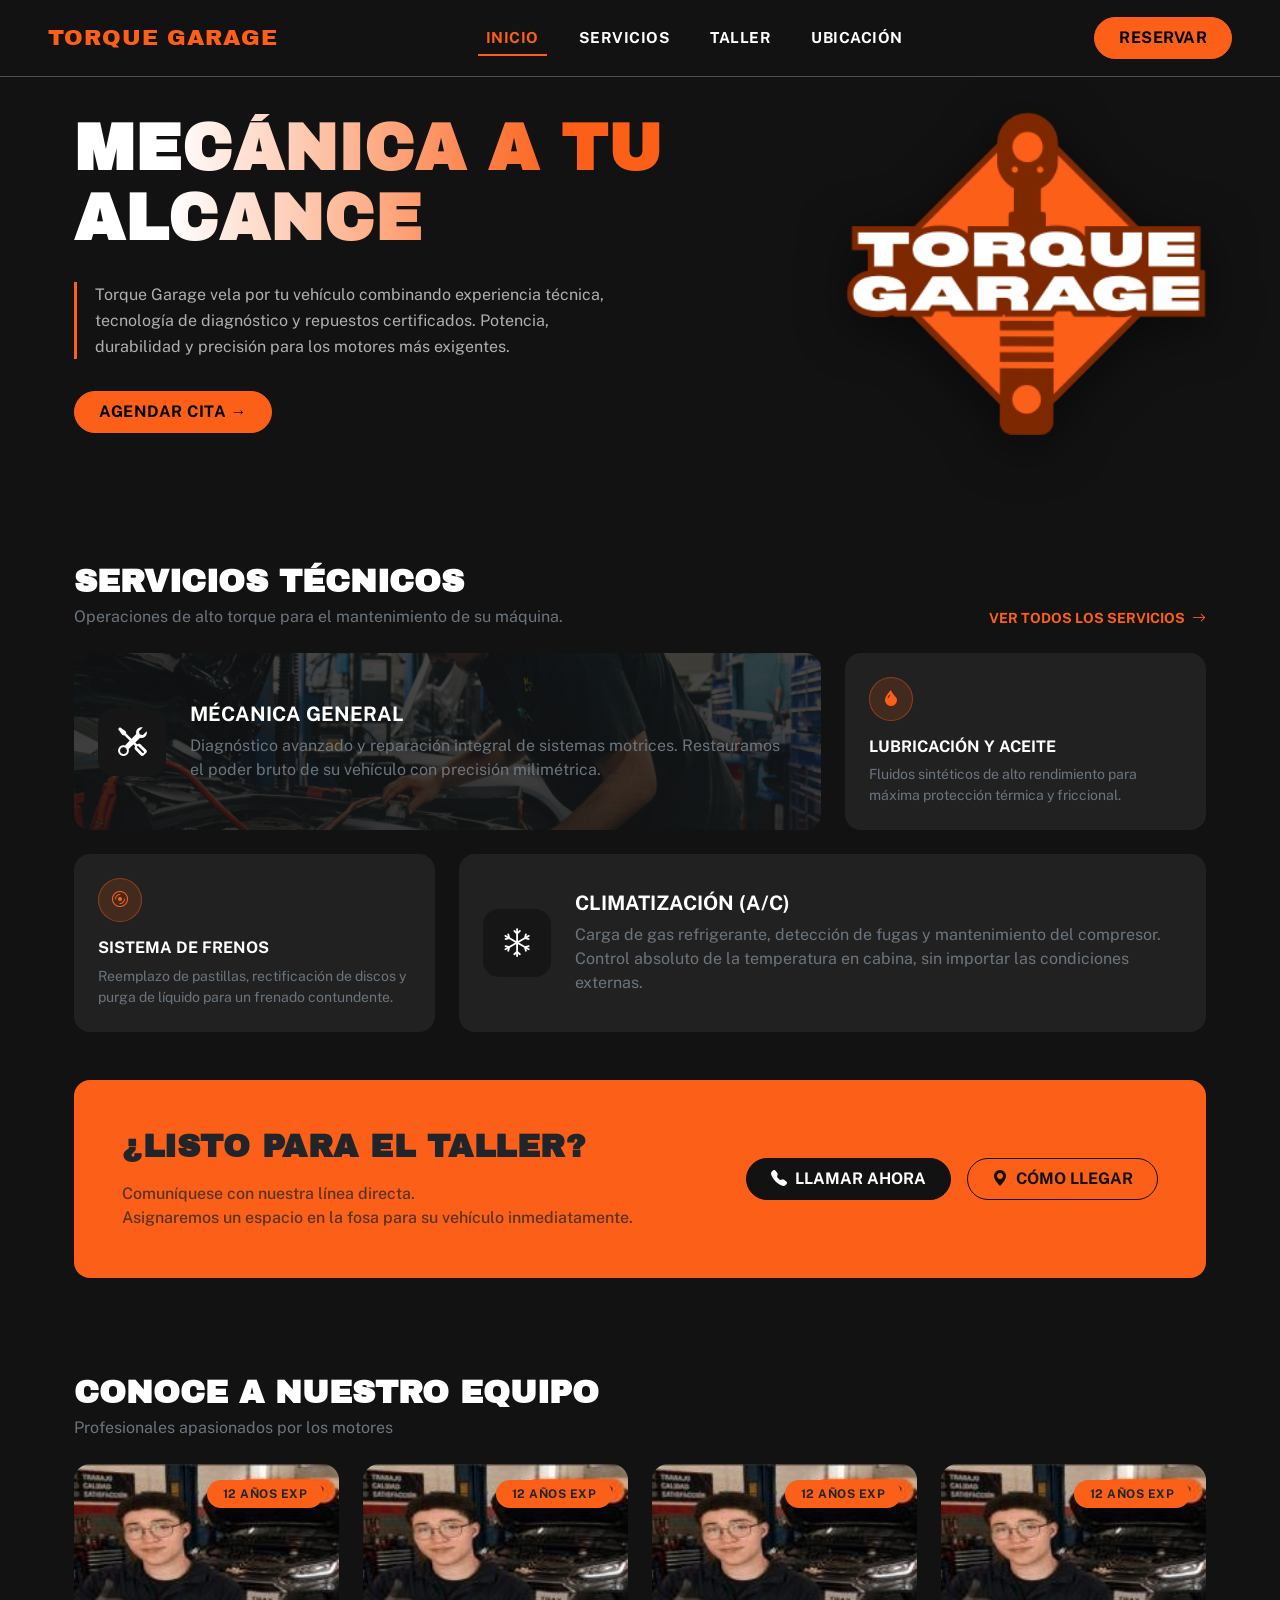
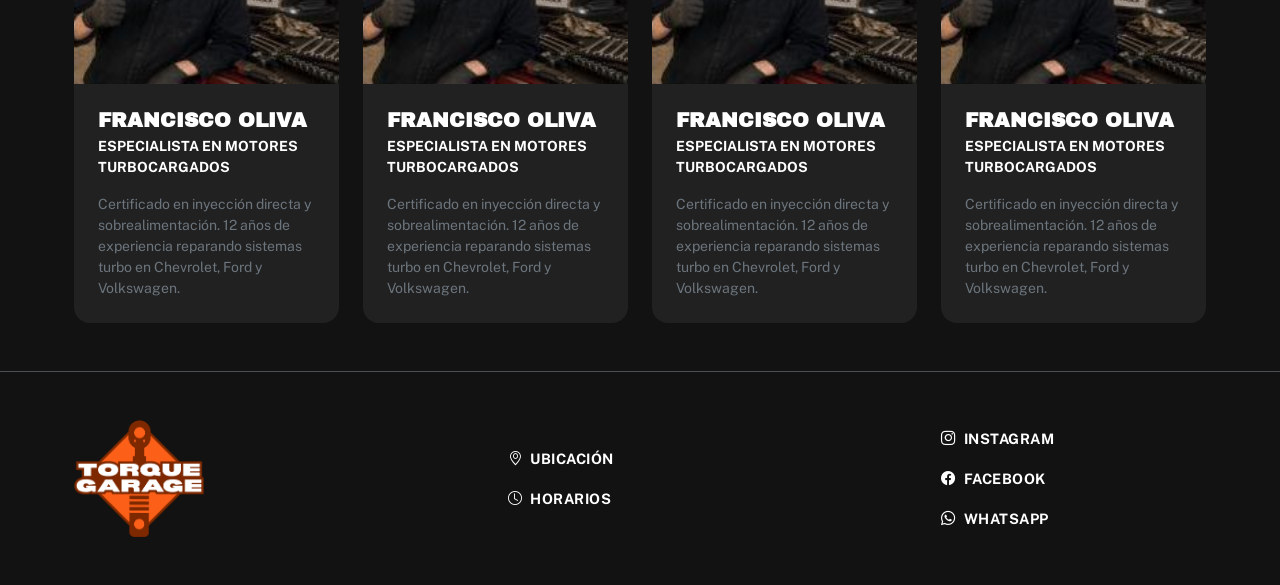
<file: index.html>
<!doctype html>
<html lang="en" data-bs-theme="dark">

<head>
    <title>Torque Garage</title>
    <!-- Required meta tags -->
    <meta charset="utf-8" />
    <meta name="viewport" content="width=device-width, initial-scale=1" />

    <!-- Bootstrap CSS v5.3.8 -->
    <link href="https://cdn.jsdelivr.net/npm/bootstrap@5.3.8/dist/css/bootstrap.min.css" rel="stylesheet"
        integrity="sha384-sRIl4kxILFvY47J16cr9ZwB07vP4J8+LH7qKQnuqkuIAvNWLzeN8tE5YBujZqJLB" crossorigin="anonymous" />

    <!-- Bootstrap Icons -->
    <link rel="stylesheet" href="https://cdn.jsdelivr.net/npm/bootstrap-icons@1.11.3/font/bootstrap-icons.min.css">

    <link rel="preconnect" href="https://fonts.googleapis.com">
    <link rel="preconnect" href="https://fonts.gstatic.com" crossorigin>
    <link
        href="https://fonts.googleapis.com/css2?family=Archivo+Black&family=Roboto:ital,wght@0,100..900;1,100..900&display=swap"
        rel="stylesheet">
    <link href="https://fonts.googleapis.com/css2?family=Public+Sans:ital,wght@0,100..900;1,100..900&display=swap"
        rel="stylesheet">

    <link rel="stylesheet" href="./css/styles.css">
</head>

<body>
    <header>
        <nav class="navbar fixed-top navbar-expand-lg custom-navbar border-bottom py-3">
            <div class="container-fluid px-lg-5">
                <a class="navbar-brand text-uppercase" href="index.html">Torque Garage</a>

                <button class="navbar-toggler" type="button" data-bs-toggle="collapse" data-bs-target="#navbarContent"
                    aria-controls="navbarContent" aria-expanded="false" aria-label="Toggle navigation">
                    <span class="navbar-toggler-icon"></span>
                </button>

                <div class="collapse navbar-collapse" id="navbarContent">
                    <ul class="navbar-nav mx-auto mb-2 mb-lg-0 gap-lg-4 text-uppercase">
                        <li class="nav-item">
                            <a class="nav-link active" aria-current="page" href="index.html">Inicio</a>
                        </li>
                        <li class="nav-item">
                            <a class="nav-link" href="servicios.html">Servicios</a>
                        </li>
                        <li class="nav-item">
                            <a class="nav-link" href="taller.html">Taller</a>
                        </li>
                        <li class="nav-item">
                            <a class="nav-link" href="ubicacion.html">Ubicación</a>
                        </li>
                    </ul>

                    <div class="d-flex">
                        <a href="contactanos.html" class="btn btn-primary px-4 py-2 text-uppercase">Reservar</a>
                    </div>
                </div>
            </div>
        </nav>
    </header>

    <main>
        <!-- Hero Section -->
        <section class="hero-section">
            <div class="container pt-5 px-lg-1">
                <div class="row align-items-center gy-5">
                    <div class="col-lg-7">
                        <h1 class="hero-title">
                            MECÁNICA A TU<br>ALCANCE
                        </h1>
                        <p class="hero-description">
                            Torque Garage vela por tu vehículo combinando experiencia técnica, tecnología de diagnóstico
                            y repuestos certificados. Potencia, durabilidad y precisión para los motores más exigentes.
                        </p>
                        <a href="#agendar" class="btn btn-primary btn-hero text-uppercase px-4 py-2">
                            Agendar Cita <span>&rarr;</span>
                        </a>
                    </div>
                    <div class="col-lg-5 text-center text-lg-end">
                        <img src="./img/logo.png" alt="Torque Garage" class="img-fluid hero-logo">
                    </div>
                </div>
            </div>
        </section>

        <!-- Section: Servicios Técnicos -->
        <section id="servicios" class="services-section py-5">
            <div class="container px-lg-1">
                <!-- Section Header -->
                <div class="d-flex flex-wrap justify-content-between align-items-end mb-4 gap-3">
                    <div>
                        <h2 class="text-uppercase fw-bold mb-1" style="font-family: 'Archivo Black', sans-serif;">
                            Servicios Técnicos
                        </h2>
                        <p class="text-secondary mb-0">
                            Operaciones de alto torque para el mantenimiento de su máquina.
                        </p>
                    </div>
                    <a href="#servicios" class="text-naranja text-uppercase fw-bold text-decoration-none small">
                        Ver todos los servicios <i class="bi bi-arrow-right ms-1"></i>
                    </a>
                </div>

                <!-- Bento Grid of Services -->
                <div class="row g-4 mb-4">
                    <!-- 1. Mecánica General (Wide) -->
                    <div class="col-lg-8">
                        <div
                            class="card service-card service-card-mechanic text-white rounded-4 border-0 p-4 h-100 justify-content-center">
                            <div class="card-body p-0 d-flex flex-column flex-md-row align-items-md-center gap-4">
                                <div class="ac-icon-box">
                                    <i class="bi bi-tools"></i>
                                </div>
                                <div>
                                    <h3 class="card-title text-uppercase fw-bold h5 mb-2">
                                        Mécanica General
                                    </h3>
                                    <p class="card-text text-secondary mb-0">
                                        Diagnóstico avanzado y reparación integral de sistemas
                                        motrices. Restauramos el poder bruto de su vehículo con
                                        precisión milimétrica. </p>
                                </div>
                            </div>
                        </div>
                    </div>

                    <!-- 2. Lubricación y Aceite (Narrow) -->
                    <div class="col-lg-4">
                        <div class="card service-card text-white rounded-4 border-0 p-4 h-100">
                            <div class="card-body p-0">
                                <div class="service-badge mb-3">
                                    <i class="bi bi-droplet-fill"></i>
                                </div>
                                <h4 class="card-title text-uppercase fw-bold h6 mb-2">
                                    Lubricación y Aceite
                                </h4>
                                <p class="card-text text-secondary small mb-0">
                                    Fluidos sintéticos de alto rendimiento para máxima protección térmica y friccional.
                                </p>
                            </div>
                        </div>
                    </div>
                </div>

                <div class="row g-4 mb-5">
                    <!-- 3. Sistema de Frenos (Narrow) -->
                    <div class="col-lg-4">
                        <div class="card service-card text-white rounded-4 border-0 p-4 h-100">
                            <div class="card-body p-0">
                                <div class="service-badge mb-3">
                                    <i class="bi bi-disc"></i>
                                </div>
                                <h4 class="card-title text-uppercase fw-bold h6 mb-2">
                                    Sistema de Frenos
                                </h4>
                                <p class="card-text text-secondary small mb-0">
                                    Reemplazo de pastillas, rectificación de discos y purga de líquido para un frenado
                                    contundente.
                                </p>
                            </div>
                        </div>
                    </div>

                    <!-- 4. Climatización A/C (Wide) -->
                    <div class="col-lg-8">
                        <div class="card service-card text-white rounded-4 border-0 p-4 h-100 justify-content-center">
                            <div class="card-body p-0 d-flex flex-column flex-md-row align-items-md-center gap-4">
                                <div class="ac-icon-box">
                                    <i class="bi bi-snow"></i>
                                </div>
                                <div>
                                    <h3 class="card-title text-uppercase fw-bold h5 mb-2">
                                        Climatización (A/C)
                                    </h3>
                                    <p class="card-text text-secondary mb-0">
                                        Carga de gas refrigerante, detección de fugas y mantenimiento del compresor.
                                        Control absoluto de la temperatura en cabina, sin importar las condiciones
                                        externas.
                                    </p>
                                </div>
                            </div>
                        </div>
                    </div>
                </div>

                <!-- CTA Banner: ¿Listo para el taller? -->
                <div class="card cta-banner text-dark rounded-4 border-0 p-4 p-md-5">
                    <div class="row align-items-center gy-4">
                        <div class="col-lg-7">
                            <h2 class="text-uppercase fw-bold mb-3">
                                ¿Listo para el taller?
                            </h2>
                            <p class="mb-0 fw-medium text-dark opacity-75">
                                Comuníquese con nuestra línea directa.<br>
                                Asignaremos un espacio en la fosa para su vehículo inmediatamente.
                            </p>
                        </div>
                        <div class="col-lg-5 d-flex flex-wrap justify-content-lg-end gap-3">
                            <a href="tel:+123456789"
                                class="btn btn-dark rounded-pill px-4 py-2 text-uppercase fw-bold d-inline-flex align-items-center gap-2">
                                <i class="bi bi-telephone-fill"></i> Llamar ahora
                            </a>
                            <a href="#ubicacion"
                                class="btn btn-outline-dark rounded-pill px-4 py-2 text-uppercase fw-bold d-inline-flex align-items-center gap-2">
                                <i class="bi bi-geo-alt-fill"></i> Cómo llegar
                            </a>
                        </div>
                    </div>
                </div>

            </div>
        </section>

        <!-- Section: Conoce a Nuestro Equipo -->
        <section id="equipo" class="team-section py-5">
            <div class="container px-lg-1">
                <!-- Section Header -->
                <div class="mb-4">
                    <h2 class="text-uppercase fw-bold mb-1" style="font-family: 'Archivo Black', sans-serif;">
                        Conoce a nuestro equipo
                    </h2>
                    <p class="text-secondary mb-0">
                        Profesionales apasionados por los motores
                    </p>
                </div>

                <!-- Team Cards (Row & Cols) -->
                <div class="row g-4">
                    <!-- Card 1 -->
                    <div class="col-12 col-sm-6 col-lg-3">
                        <div class="card service-card text-white rounded-4 border-0 h-100 overflow-hidden">
                            <div class="position-relative">
                                <img src="./img/team-member.jpg" class="card-img-top object-fit-cover" alt="Francisco Oliva" style="height: 220px;">
                                <span class="badge position-absolute top-0 end-0 m-3 px-3 py-2 rounded-pill text-dark fw-bold badge-exp">
                                    12 AÑOS EXP
                                </span>
                            </div>
                            <div class="card-body p-4 d-flex flex-column">
                                <h3 class="card-title text-uppercase fw-bold h5 mb-1" style="font-family: 'Archivo Black', sans-serif;">
                                    Francisco Oliva
                                </h3>
                                <p class="text-orange text-uppercase fw-bold small mb-3">
                                    Especialista en motores turbocargados
                                </p>
                                <p class="card-text text-secondary small mb-0 mt-auto">
                                    Certificado en inyección directa y sobrealimentación. 12 años de experiencia reparando sistemas turbo en Chevrolet, Ford y Volkswagen.
                                </p>
                            </div>
                        </div>
                    </div>

                    <!-- Card 2 -->
                    <div class="col-12 col-sm-6 col-lg-3">
                        <div class="card service-card text-white rounded-4 border-0 h-100 overflow-hidden">
                            <div class="position-relative">
                                <img src="./img/team-member.jpg" class="card-img-top object-fit-cover" alt="Francisco Oliva" style="height: 220px;">
                                <span class="badge position-absolute top-0 end-0 m-3 px-3 py-2 rounded-pill text-dark fw-bold badge-exp">
                                    12 AÑOS EXP
                                </span>
                            </div>
                            <div class="card-body p-4 d-flex flex-column">
                                <h3 class="card-title text-uppercase fw-bold h5 mb-1" style="font-family: 'Archivo Black', sans-serif;">
                                    Francisco Oliva
                                </h3>
                                <p class="text-orange text-uppercase fw-bold small mb-3">
                                    Especialista en motores turbocargados
                                </p>
                                <p class="card-text text-secondary small mb-0 mt-auto">
                                    Certificado en inyección directa y sobrealimentación. 12 años de experiencia reparando sistemas turbo en Chevrolet, Ford y Volkswagen.
                                </p>
                            </div>
                        </div>
                    </div>

                    <!-- Card 3 -->
                    <div class="col-12 col-sm-6 col-lg-3">
                        <div class="card service-card text-white rounded-4 border-0 h-100 overflow-hidden">
                            <div class="position-relative">
                                <img src="./img/team-member.jpg" class="card-img-top object-fit-cover" alt="Francisco Oliva" style="height: 220px;">
                                <span class="badge position-absolute top-0 end-0 m-3 px-3 py-2 rounded-pill text-dark fw-bold badge-exp">
                                    12 AÑOS EXP
                                </span>
                            </div>
                            <div class="card-body p-4 d-flex flex-column">
                                <h3 class="card-title text-uppercase fw-bold h5 mb-1" style="font-family: 'Archivo Black', sans-serif;">
                                    Francisco Oliva
                                </h3>
                                <p class="text-orange text-uppercase fw-bold small mb-3">
                                    Especialista en motores turbocargados
                                </p>
                                <p class="card-text text-secondary small mb-0 mt-auto">
                                    Certificado en inyección directa y sobrealimentación. 12 años de experiencia reparando sistemas turbo en Chevrolet, Ford y Volkswagen.
                                </p>
                            </div>
                        </div>
                    </div>

                    <!-- Card 4 -->
                    <div class="col-12 col-sm-6 col-lg-3">
                        <div class="card service-card text-white rounded-4 border-0 h-100 overflow-hidden">
                            <div class="position-relative">
                                <img src="./img/team-member.jpg" class="card-img-top object-fit-cover" alt="Francisco Oliva" style="height: 220px;">
                                <span class="badge position-absolute top-0 end-0 m-3 px-3 py-2 rounded-pill text-dark fw-bold badge-exp">
                                    12 AÑOS EXP
                                </span>
                            </div>
                            <div class="card-body p-4 d-flex flex-column">
                                <h3 class="card-title text-uppercase fw-bold h5 mb-1" style="font-family: 'Archivo Black', sans-serif;">
                                    Francisco Oliva
                                </h3>
                                <p class="text-orange text-uppercase fw-bold small mb-3">
                                    Especialista en motores turbocargados
                                </p>
                                <p class="card-text text-secondary small mb-0 mt-auto">
                                    Certificado en inyección directa y sobrealimentación. 12 años de experiencia reparando sistemas turbo en Chevrolet, Ford y Volkswagen.
                                </p>
                            </div>
                        </div>
                    </div>
                </div>
            </div>
        </section>
    </main>

    <footer class="custom-footer py-5 border-top" style="border-top: 1px #FC6018;">
        <div class="container px-lg-1">
            <div class="row justify-content-between align-items-center gy-4">
                <!-- Brand / Logo -->
                <div class="col-12 col-md-4 col-lg-3">
                    <img src="./img/logo.png" alt="Torque Garage" class="img-fluid" style="max-width: 130px;">
                </div>

                <!-- Info Links -->
                <div class="col-6 col-md-4 col-lg-3">
                    <ul class="list-unstyled mb-0 d-flex flex-column gap-3">
                        <li>
                            <a href="#ubicacion" class="footer-link d-inline-flex align-items-center gap-2 text-uppercase fw-bold text-decoration-none">
                                <i class="bi bi-geo-alt"></i> Ubicación
                            </a>
                        </li>
                        <li>
                            <a href="#horarios" class="footer-link d-inline-flex align-items-center gap-2 text-uppercase fw-bold text-decoration-none">
                                <i class="bi bi-clock"></i> Horarios
                            </a>
                        </li>
                    </ul>
                </div>

                <!-- Social Links -->
                <div class="col-6 col-md-4 col-lg-3">
                    <ul class="list-unstyled mb-0 d-flex flex-column gap-3">
                        <li>
                            <a href="https://instagram.com" target="_blank" rel="noopener noreferrer" class="footer-link d-inline-flex align-items-center gap-2 text-uppercase fw-bold text-decoration-none">
                                <i class="bi bi-instagram"></i> Instagram
                            </a>
                        </li>
                        <li>
                            <a href="https://facebook.com" target="_blank" rel="noopener noreferrer" class="footer-link d-inline-flex align-items-center gap-2 text-uppercase fw-bold text-decoration-none">
                                <i class="bi bi-facebook"></i> Facebook
                            </a>
                        </li>
                        <li>
                            <a href="https://whatsapp.com" target="_blank" rel="noopener noreferrer" class="footer-link d-inline-flex align-items-center gap-2 text-uppercase fw-bold text-decoration-none">
                                <i class="bi bi-whatsapp"></i> Whatsapp
                            </a>
                        </li>
                    </ul>
                </div>
            </div>
        </div>
    </footer>

    <!-- Bootstrap JavaScript Bundle (includes Popper) -->
    <script src="https://cdn.jsdelivr.net/npm/bootstrap@5.3.8/dist/js/bootstrap.bundle.min.js"
        integrity="sha384-FKyoEForCGlyvwx9Hj09JcYn3nv7wiPVlz7YYwJrWVcXK/BmnVDxM+D2scQbITxI"
        crossorigin="anonymous"></script>
</body>

</html>
</file>
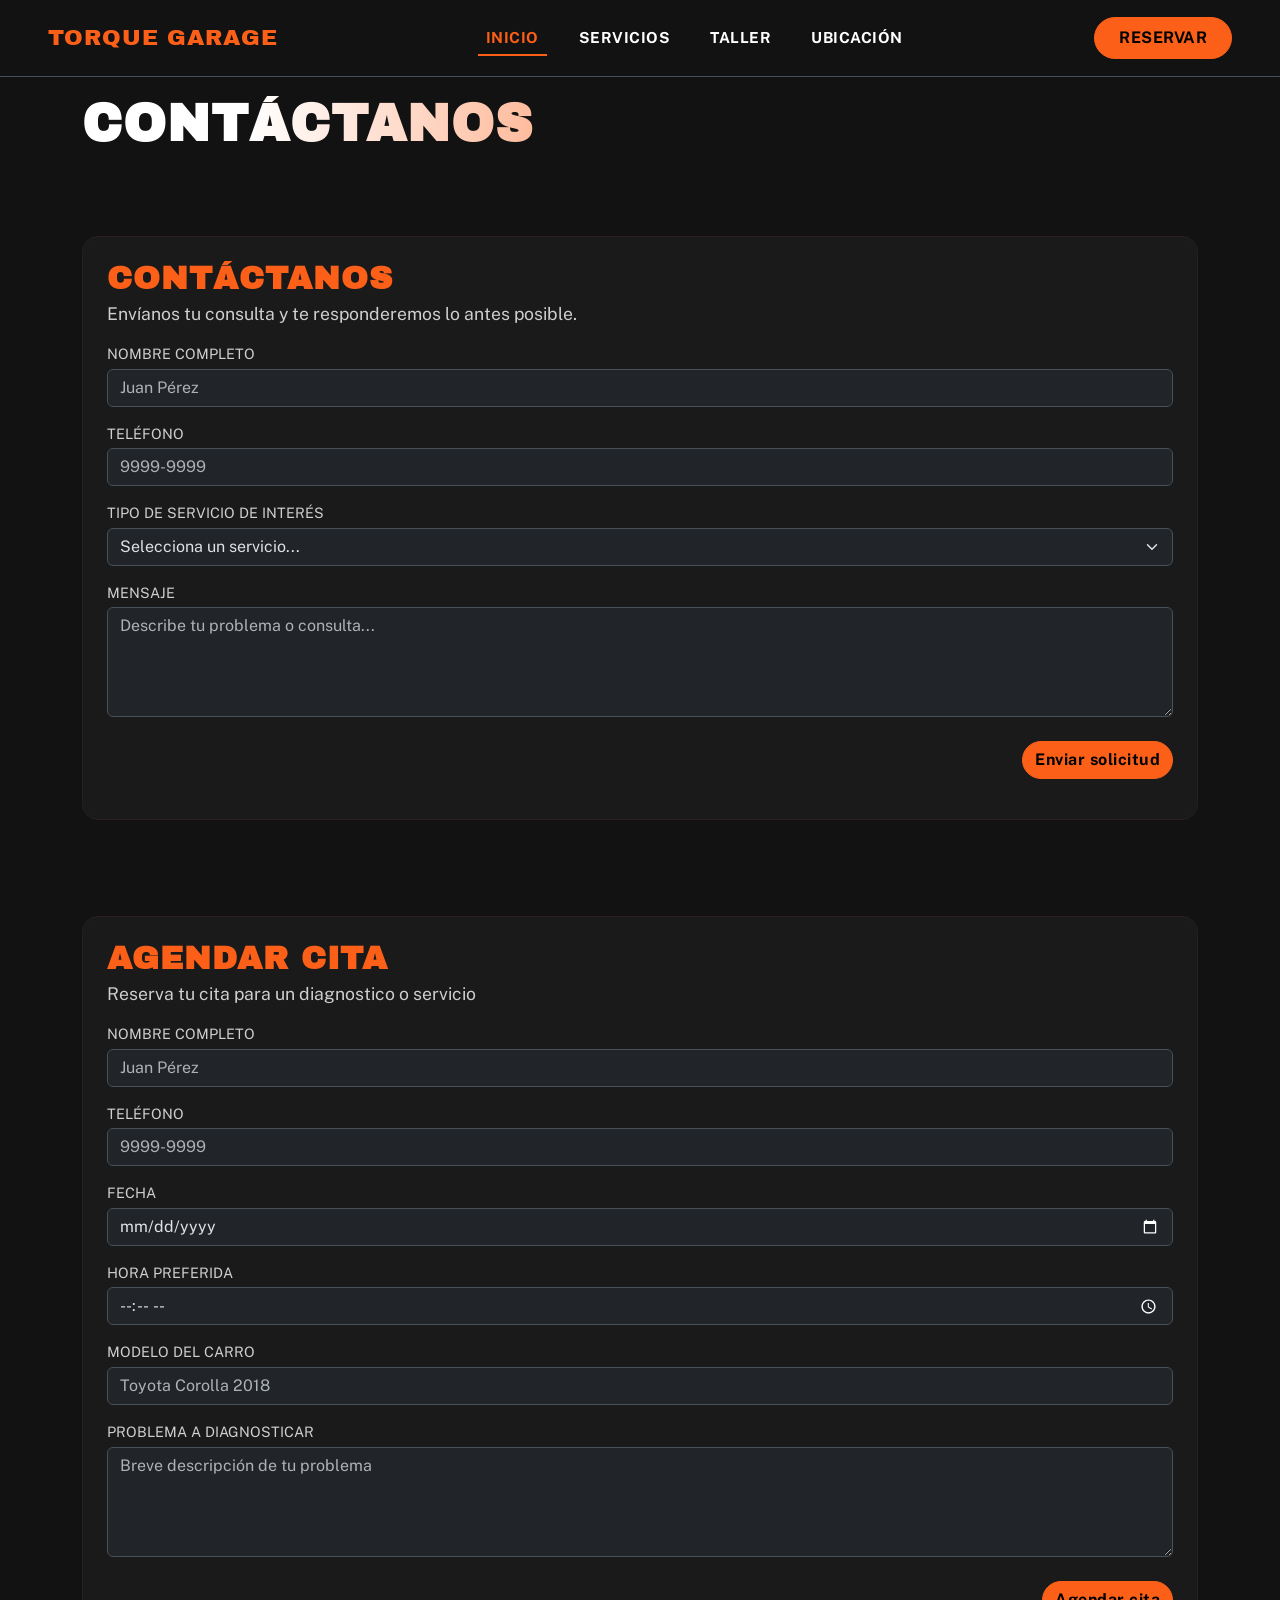
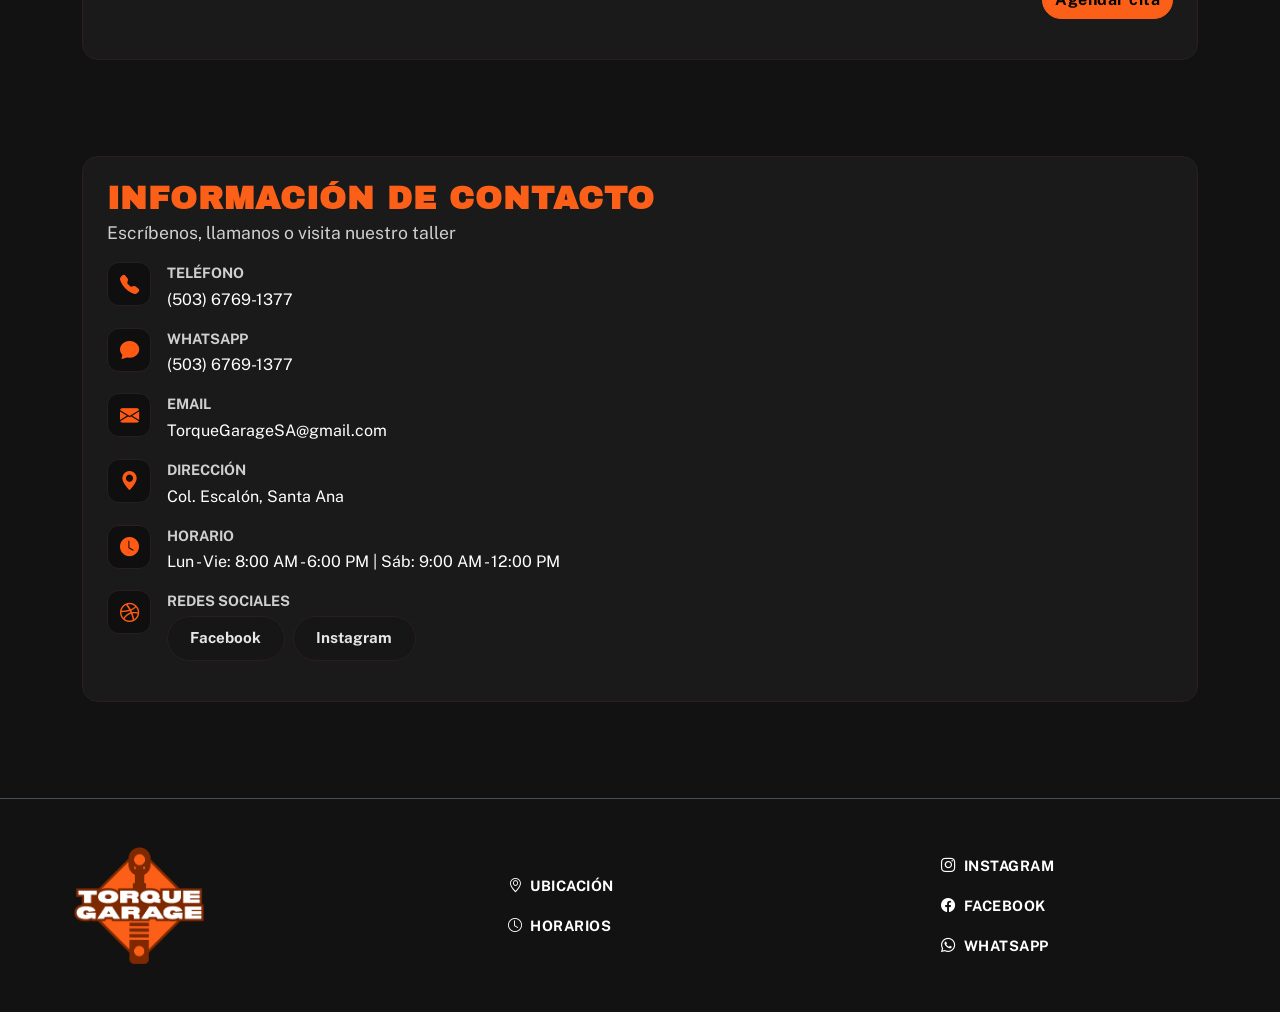
<file: contactanos.html>
<!DOCTYPE html5>
<html lang="en" data-bs-theme="dark">
<head>
    <title>Contactanos - Torque Garage</title>
    <meta charset="UTF-8">
    <meta name="viewport" content="width=device-width, initial-scale=1.0">
     <!-- Bootstrap CSS v5.3.8 -->
    <link href="https://cdn.jsdelivr.net/npm/bootstrap@5.3.8/dist/css/bootstrap.min.css" rel="stylesheet"
        integrity="sha384-sRIl4kxILFvY47J16cr9ZwB07vP4J8+LH7qKQnuqkuIAvNWLzeN8tE5YBujZqJLB" crossorigin="anonymous" />

    <!-- Bootstrap Icons -->
    <link rel="stylesheet" href="https://cdn.jsdelivr.net/npm/bootstrap-icons@1.11.3/font/bootstrap-icons.min.css">

    <link rel="preconnect" href="https://fonts.googleapis.com">
    <link rel="preconnect" href="https://fonts.gstatic.com" crossorigin>
    <link
        href="https://fonts.googleapis.com/css2?family=Archivo+Black&family=Roboto:ital,wght@0,100..900;1,100..900&display=swap"
        rel="stylesheet">
    <link href="https://fonts.googleapis.com/css2?family=Public+Sans:ital,wght@0,100..900;1,100..900&display=swap"
        rel="stylesheet">

    <link rel="stylesheet" href="./css/styles.css">
</head>

<body>
    
    <header>
        <nav class="navbar fixed-top navbar-expand-lg custom-navbar border-bottom py-3">
            <div class="container-fluid px-lg-5">
                <a class="navbar-brand text-uppercase" href="index.html">Torque Garage</a>

                <button class="navbar-toggler" type="button" data-bs-toggle="collapse" data-bs-target="#navbarContent"
                    aria-controls="navbarContent" aria-expanded="false" aria-label="Toggle navigation">
                    <span class="navbar-toggler-icon"></span>
                </button>

                <div class="collapse navbar-collapse" id="navbarContent">
                    <ul class="navbar-nav mx-auto mb-2 mb-lg-0 gap-lg-4 text-uppercase">
                        <li class="nav-item">
                            <a class="nav-link active" aria-current="page" href="index.html">Inicio</a>
                        </li>
                        <li class="nav-item">
                            <a class="nav-link" href="servicios.html">Servicios</a>
                        </li>
                        <li class="nav-item">
                            <a class="nav-link" href="taller.html">Taller</a>
                        </li>
                        <li class="nav-item">
                            <a class="nav-link" href="ubicacion.html">Ubicación</a>
                        </li>
                    </ul>

                    <div class="d-flex">
                        <a href="contactanos.html" class="btn btn-primary px-4 py-2 text-uppercase">Reservar</a>
                    </div>
                </div>
            </div>
        </nav>
    </header>

    <main class="container py-5">
     <section class="py-5">       
        <h1 class="hero-title mb-1 text-uppercase" style="font-size: clamp(2rem, 4vw, 3.2rem); padding-bottom: 5rem;">
                        Contáctanos
                    </h1>
        <div class="contact-card">
        <h2 class="sub-title mb-1 text-uppercase" style="font-size: clamp(1rem, 2.5vw, 3.2rem);">
        Contáctanos
        </h2>
        <p class="contact-subtitle" style="font-size: 1.1rem; color: #cfcfcf;">
            Envíanos tu consulta y te responderemos lo antes posible.
        </p>

            <form>
            <div class="mb-3">
                <label for="name" class="form-label text-uppercase label-form">Nombre completo</label>
                <input type="text" class="form-control" id="name" placeholder="Juan Pérez" required>
            </div>

            <div class="mb-3">
                <label for="phone" class="form-label text-uppercase label-form">Teléfono</label>
                <input type="tel" class="form-control" id="phone" placeholder="9999-9999" required>
            </div>

        <div class="mb-3">
            <label for="service" class="form-label text-uppercase label-form">Tipo de servicio de interés</label>
            <select class="form-select" id="service" required>
            <option value="" selected disabled>Selecciona un servicio...</option>
            <option value="servicio1">Mecánica general</option>
            <option value="servicio2">Cambio de aceite y filtros</option>
            <option value="servicio3">Aire acondicionado</option>
            <option value="servicio4">Enderezado y pintura</option>
            <option value="servicio5">Electricidad automotriz</option>
            <option value="otro">Otro</option>
            </select>
        </div>

        <div class="mb-3">
            <label for="message" class="form-label text-uppercase label-form">Mensaje</label>
            <textarea class="form-control" id="message" rows="4" placeholder="Describe tu problema o consulta..." required></textarea>
        </div>

        <div class="d-flex justify-content-end mt-4">
            <button type="submit" class="btn btn-primary btn-submit">Enviar solicitud</button>
        </div>
        </form>
        </div>   
    </section>

    <section class="py-5">
        <div class="contact-card">
        <h2 class="sub-title mb-1 text-uppercase " style="font-size: clamp(1rem, 2.5vw, 3.2rem);">
        Agendar cita
        </h2>
        <p class="contact-subtitle" style="font-size: 1.1rem; color: #cfcfcf;">
            Reserva tu cita para un diagnostico o servicio
        </p>

            <form>
            <div class="mb-3">
                <label for="name" class="form-label text-uppercase label-form">Nombre completo</label>
                <input type="text" class="form-control" id="name" placeholder="Juan Pérez" required>
            </div>

            <div class="mb-3">
                <label for="phone" class="form-label text-uppercase label-form">Teléfono</label>
                <input type="tel" class="form-control" id="phone" placeholder="9999-9999" required>
            </div>

            <div class="mb-3">
                <label for="date" class="form-label text-uppercase label-form">Fecha</label>
                <input type="date" class="form-control" id="date" required>
            </div>

            <div class="mb-3">
            <label for="time" class="form-label text-uppercase label-form">Hora preferida</label>
            <input type="time" class="form-control" id="time" min="08:00" max="17:00" step="900" required>
            </div>

            <div class="mb-3">
                <label for="message" class="form-label text-uppercase label-form">Modelo del carro</label>
                <input type="text" class="form-control" id="name" placeholder="Toyota Corolla 2018" required>
            </div>

            <div class="mb-3">
            <label for="message" class="form-label text-uppercase label-form">Problema a diagnosticar</label>
            <textarea class="form-control" id="message" rows="4" placeholder="Breve descripción de tu problema" required></textarea>
            </div>

        <div class="d-flex justify-content-end mt-4">
            <button type="submit" class="btn btn-primary btn-submit">Agendar cita</button>
        </div>
        </form>
        </div> 
    </section>

    <section class="py-5">
        <div class="contact-card">
            <h2 class="sub-title mb-1 text-uppercase " style="font-size: clamp(1rem, 2.5vw, 3.2rem);">
            Información de contacto
            </h2>
            <p class="contact-subtitle" style="font-size: 1.1rem; color: #cfcfcf;">
                Escríbenos, llamanos o visita nuestro taller
            </p>

            <div class="d-flex gap-3 mb-3">
                <div class="icon-box">
                <i class="bi bi-telephone-fill"></i>
                </div>
                <div>
                    <div class="contact-label fw-bold text-uppercase">TELÉFONO</div>
                    <div class="contact-value">(503) 6769-1377</div>
                </div>
            </div>
            <div class="d-flex gap-3 mb-3">
                <div class="icon-box">
                <i class="bi bi-chat-fill"></i>
                </div>
                <div>
                    <div class="contact-label fw-bold text-uppercase">WhatsApp</div>
                    <div class="contact-value">(503) 6769-1377</div>
                </div>
            </div>
            <div class="d-flex gap-3 mb-3">
                <div class="icon-box">
                <i class="bi bi-envelope-fill"></i>
                </div>
                <div>
                    <div class="contact-label fw-bold text-uppercase">EMAIL</div>
                    <div class="contact-value">TorqueGarageSA@gmail.com</div>
                </div>
            </div>
            <div class="d-flex gap-3 mb-3">
                <div class="icon-box">
                <i class="bi bi-geo-alt-fill"></i>
                </div>
                <div>
                    <div class="contact-label fw-bold text-uppercase">DIRECCIÓN</div>
                    <div class="contact-value">Col. Escalón, Santa Ana</div>
                </div>
            </div>
            <div class="d-flex gap-3 mb-3">
                <div class="icon-box">
                <i class="bi bi-clock-fill"></i>
                </div>
                <div>
                    <div class="contact-label fw-bold text-uppercase">HORARIO</div>
                    <div class="contact-value">Lun - Vie: 8:00 AM - 6:00 PM | Sáb: 9:00 AM - 12:00 PM</div>
                </div>
            </div>
            <div class="d-flex gap-3 mb-3">
                <div class="icon-box">
                <i class="bi bi-dribbble"></i>
                </div>
                <div>
                    <div class="contact-label fw-bold text-uppercase">REDES SOCIALES</div>
                    <div class="d-flex gap-2">
                        <a href="https://www.facebook.com" class="social-media" target="_blank">
                            Facebook
                        </a>
                        <a href="https://www.instagram.com" class="social-media" target="_blank">
                            Instagram
                        </a>
                    </div>
                </div>
            </div>
        </div>
    </section>
    </main>


    <footer class="custom-footer py-5 border-top" style="border-top: 1px #FC6018;">
        <div class="container px-lg-1">
            <div class="row justify-content-between align-items-center gy-4">
                <!-- Brand / Logo -->
                <div class="col-12 col-md-4 col-lg-3">
                    <img src="./img/logo.png" alt="Torque Garage" class="img-fluid" style="max-width: 130px;">
                </div>

                <!-- Info Links -->
                <div class="col-6 col-md-4 col-lg-3">
                    <ul class="list-unstyled mb-0 d-flex flex-column gap-3">
                        <li>
                            <a href="#ubicacion" class="footer-link d-inline-flex align-items-center gap-2 text-uppercase fw-bold text-decoration-none">
                                <i class="bi bi-geo-alt"></i> Ubicación
                            </a>
                        </li>
                        <li>
                            <a href="#horarios" class="footer-link d-inline-flex align-items-center gap-2 text-uppercase fw-bold text-decoration-none">
                                <i class="bi bi-clock"></i> Horarios
                            </a>
                        </li>
                    </ul>
                </div>

                <!-- Social Links -->
                <div class="col-6 col-md-4 col-lg-3">
                    <ul class="list-unstyled mb-0 d-flex flex-column gap-3">
                        <li>
                            <a href="https://instagram.com" target="_blank" rel="noopener noreferrer" class="footer-link d-inline-flex align-items-center gap-2 text-uppercase fw-bold text-decoration-none">
                                <i class="bi bi-instagram"></i> Instagram
                            </a>
                        </li>
                        <li>
                            <a href="https://facebook.com" target="_blank" rel="noopener noreferrer" class="footer-link d-inline-flex align-items-center gap-2 text-uppercase fw-bold text-decoration-none">
                                <i class="bi bi-facebook"></i> Facebook
                            </a>
                        </li>
                        <li>
                            <a href="https://whatsapp.com" target="_blank" rel="noopener noreferrer" class="footer-link d-inline-flex align-items-center gap-2 text-uppercase fw-bold text-decoration-none">
                                <i class="bi bi-whatsapp"></i> Whatsapp
                            </a>
                        </li>
                    </ul>
                </div>
            </div>
        </div>
    </footer>


    <!-- Bootstrap JavaScript Bundle (includes Popper) -->
    <script src="https://cdn.jsdelivr.net/npm/bootstrap@5.3.8/dist/js/bootstrap.bundle.min.js"
        integrity="sha384-FKyoEForCGlyvwx9Hj09JcYn3nv7wiPVlz7YYwJrWVcXK/BmnVDxM+D2scQbITxI"
        crossorigin="anonymous"></script>

</body>
</html>
</file>
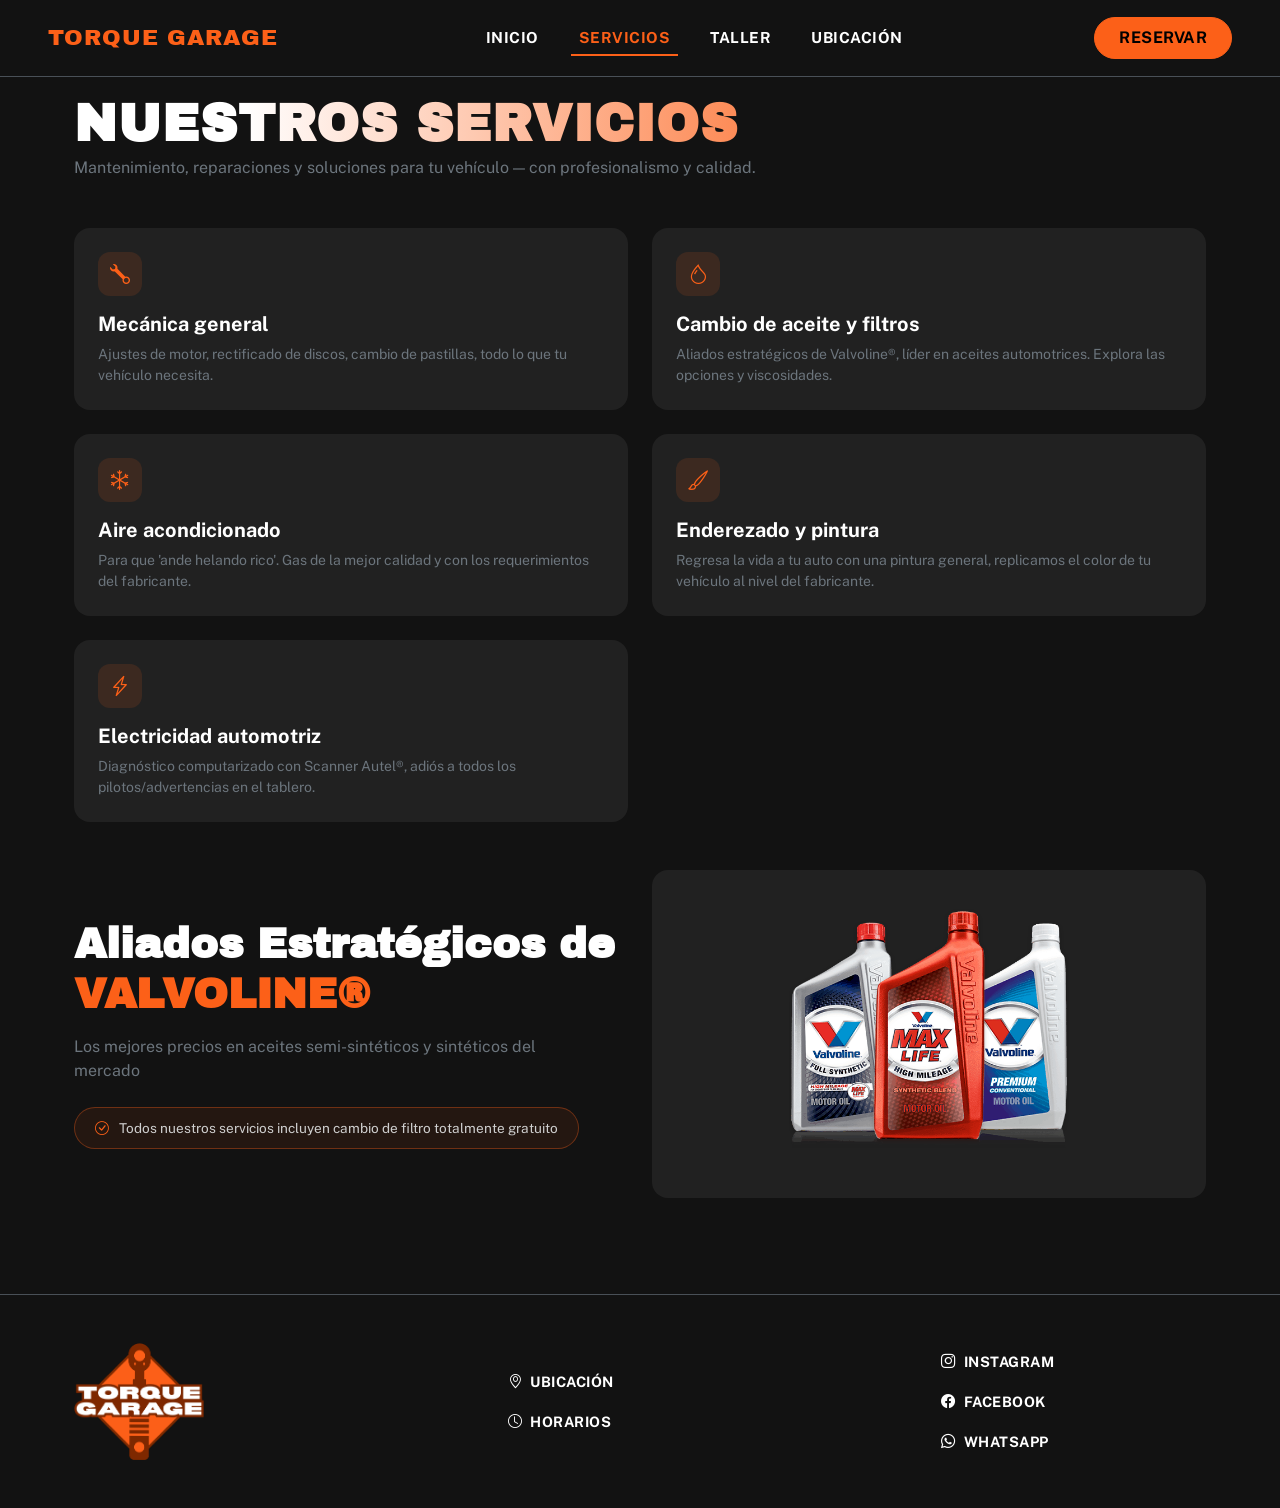
<file: servicios.html>
<!doctype html>
<html lang="en" data-bs-theme="dark">

<head>
    <title>Servicios - Torque Garage</title>
    <!-- Required meta tags -->
    <meta charset="utf-8" />
    <meta name="viewport" content="width=device-width, initial-scale=1" />

    <!-- Bootstrap CSS v5.3.8 -->
    <link href="https://cdn.jsdelivr.net/npm/bootstrap@5.3.8/dist/css/bootstrap.min.css" rel="stylesheet"
        integrity="sha384-sRIl4kxILFvY47J16cr9ZwB07vP4J8+LH7qKQnuqkuIAvNWLzeN8tE5YBujZqJLB" crossorigin="anonymous" />

    <!-- Bootstrap Icons -->
    <link rel="stylesheet" href="https://cdn.jsdelivr.net/npm/bootstrap-icons@1.11.3/font/bootstrap-icons.min.css">

    <link rel="preconnect" href="https://fonts.googleapis.com">
    <link rel="preconnect" href="https://fonts.gstatic.com" crossorigin>
    <link
        href="https://fonts.googleapis.com/css2?family=Archivo+Black&family=Roboto:ital,wght@0,100..900;1,100..900&display=swap"
        rel="stylesheet">
    <link href="https://fonts.googleapis.com/css2?family=Public+Sans:ital,wght@0,100..900;1,100..900&display=swap"
        rel="stylesheet">

    <link rel="stylesheet" href="./css/styles.css">
</head>

<body>

    <header>
        <nav class="navbar fixed-top navbar-expand-lg custom-navbar border-bottom py-3">
            <div class="container-fluid px-lg-5">
                <a class="navbar-brand text-uppercase" href="index.html">Torque Garage</a>

                <button class="navbar-toggler" type="button" data-bs-toggle="collapse" data-bs-target="#navbarContent"
                    aria-controls="navbarContent" aria-expanded="false" aria-label="Toggle navigation">
                    <span class="navbar-toggler-icon"></span>
                </button>

                <div class="collapse navbar-collapse" id="navbarContent">
                    <ul class="navbar-nav mx-auto mb-2 mb-lg-0 gap-lg-4 text-uppercase">
                        <li class="nav-item">
                            <a class="nav-link" href="index.html">Inicio</a>
                        </li>
                        <li class="nav-item">
                            <a class="nav-link active" aria-current="page" href="servicios.html">Servicios</a>
                        </li>
                        <li class="nav-item">
                            <a class="nav-link" href="taller.html">Taller</a>
                        </li>
                        <li class="nav-item">
                            <a class="nav-link" href="ubicacion.html">Ubicación</a>
                        </li>
                    </ul>

                    <div class="d-flex">
                        <a href="contactanos.html" class="btn btn-primary px-4 py-2 text-uppercase">Reservar</a>
                    </div>
                </div>
            </div>
        </nav>
    </header>

    <main class="py-5">
        <section class="py-5 services-page">
            <div class="container px-lg-1">
                <!-- Section Header -->
                <div class="mb-4 mb-lg-5">
                    <h1 class="hero-title mb-1 text-uppercase" style="font-size: clamp(2rem, 4vw, 3.2rem);">
                        Nuestros Servicios
                    </h1>
                    <p class="text-secondary mb-0">
                        Mantenimiento, reparaciones y soluciones para tu vehículo — con profesionalismo y calidad.
                    </p>
                </div>

                <!-- Services Grid (5 cards) -->
                <div class="row g-4">
                    <!-- 1. Mecánica general -->
                    <div class="col-12 col-md-6">
                        <div class="card service-card text-white rounded-4 border-0 p-4 h-100">
                            <div class="card-body p-0">
                                <div class="service-icon-square mb-3">
                                    <i class="bi bi-wrench"></i>
                                </div>
                                <h2 class="card-title fw-bold text-white h5 mb-2">
                                    Mecánica general
                                </h2>
                                <p class="card-text text-secondary small mb-0">
                                    Ajustes de motor, rectificado de discos, cambio de pastillas, todo lo que tu vehículo necesita.
                                </p>
                            </div>
                        </div>
                    </div>

                    <!-- 2. Cambio de aceite y filtros -->
                    <div class="col-12 col-md-6">
                        <div class="card service-card text-white rounded-4 border-0 p-4 h-100">
                            <div class="card-body p-0">
                                <div class="service-icon-square mb-3">
                                    <i class="bi bi-droplet"></i>
                                </div>
                                <h2 class="card-title fw-bold text-white h5 mb-2">
                                    Cambio de aceite y filtros
                                </h2>
                                <p class="card-text text-secondary small mb-0">
                                    Aliados estratégicos de Valvoline®, líder en aceites automotrices. Explora las opciones y viscosidades.
                                </p>
                            </div>
                        </div>
                    </div>

                    <!-- 3. Aire acondicionado -->
                    <div class="col-12 col-md-6">
                        <div class="card service-card text-white rounded-4 border-0 p-4 h-100">
                            <div class="card-body p-0">
                                <div class="service-icon-square mb-3">
                                    <i class="bi bi-snow"></i>
                                </div>
                                <h2 class="card-title fw-bold text-white h5 mb-2">
                                    Aire acondicionado
                                </h2>
                                <p class="card-text text-secondary small mb-0">
                                    Para que 'ande helando rico'. Gas de la mejor calidad y con los requerimientos del fabricante.
                                </p>
                            </div>
                        </div>
                    </div>

                    <!-- 4. Enderezado y pintura -->
                    <div class="col-12 col-md-6">
                        <div class="card service-card text-white rounded-4 border-0 p-4 h-100">
                            <div class="card-body p-0">
                                <div class="service-icon-square mb-3">
                                    <i class="bi bi-brush"></i>
                                </div>
                                <h2 class="card-title fw-bold text-white h5 mb-2">
                                    Enderezado y pintura
                                </h2>
                                <p class="card-text text-secondary small mb-0">
                                    Regresa la vida a tu auto con una pintura general, replicamos el color de tu vehículo al nivel del fabricante.
                                </p>
                            </div>
                        </div>
                    </div>

                    <!-- 5. Electricidad automotriz -->
                    <div class="col-12 col-md-6">
                        <div class="card service-card text-white rounded-4 border-0 p-4 h-100">
                            <div class="card-body p-0">
                                <div class="service-icon-square mb-3">
                                    <i class="bi bi-lightning-charge"></i>
                                </div>
                                <h2 class="card-title fw-bold text-white h5 mb-2">
                                    Electricidad automotriz
                                </h2>
                                <p class="card-text text-secondary small mb-0">
                                    Diagnóstico computarizado con Scanner Autel®, adiós a todos los pilotos/advertencias en el tablero.
                                </p>
                            </div>
                        </div>
                    </div>
                </div>

            </div>
        </section>

        <!-- Section: Aliados Estratégicos de Valvoline -->
        <section class="pb-5">
            <div class="container px-lg-1">
                <div class="row align-items-center gy-4">
                    <div class="col-lg-6">
                        <h2 class="text-white fw-bold mb-3" style="font-family: 'Archivo Black', sans-serif; font-size: clamp(1.8rem, 3.5vw, 2.6rem); line-height: 1.2;">
                            Aliados Estratégicos de<br>
                            <span class="text-naranja">VALVOLINE®</span>
                        </h2>
                        <p class="text-secondary mb-4" style="max-width: 480px;">
                            Los mejores precios en aceites semi-sintéticos y sintéticos del mercado
                        </p>
                        <div class="promo-badge">
                            <i class="bi bi-check-circle text-naranja"></i>
                            <span>Todos nuestros servicios incluyen cambio de filtro totalmente gratuito</span>
                        </div>
                    </div>
                    <div class="col-lg-6">
                        <div class="card service-card rounded-4 border-0 p-4 text-center justify-content-center h-100">
                            <!-- Placeholder space for image valvoline.png -->
                            <img src="./img/valvoline.png" alt="Valvoline" class="img-fluid mx-auto" style="max-height: 280px; object-fit: contain;">
                        </div>
                    </div>
                </div>
            </div>
        </section>
    </main>

    <footer class="custom-footer py-5 border-top" style="border-top: 1px #FC6018;">
        <div class="container px-lg-1">
            <div class="row justify-content-between align-items-center gy-4">
                <!-- Brand / Logo -->
                <div class="col-12 col-md-4 col-lg-3">
                    <img src="./img/logo.png" alt="Torque Garage" class="img-fluid" style="max-width: 130px;">
                </div>

                <!-- Info Links -->
                <div class="col-6 col-md-4 col-lg-3">
                    <ul class="list-unstyled mb-0 d-flex flex-column gap-3">
                        <li>
                            <a href="ubicacion.html" class="footer-link d-inline-flex align-items-center gap-2 text-uppercase fw-bold text-decoration-none">
                                <i class="bi bi-geo-alt"></i> Ubicación
                            </a>
                        </li>
                        <li>
                            <a href="#horarios" class="footer-link d-inline-flex align-items-center gap-2 text-uppercase fw-bold text-decoration-none">
                                <i class="bi bi-clock"></i> Horarios
                            </a>
                        </li>
                    </ul>
                </div>

                <!-- Social Links -->
                <div class="col-6 col-md-4 col-lg-3">
                    <ul class="list-unstyled mb-0 d-flex flex-column gap-3">
                        <li>
                            <a href="https://instagram.com" target="_blank" rel="noopener noreferrer" class="footer-link d-inline-flex align-items-center gap-2 text-uppercase fw-bold text-decoration-none">
                                <i class="bi bi-instagram"></i> Instagram
                            </a>
                        </li>
                        <li>
                            <a href="https://facebook.com" target="_blank" rel="noopener noreferrer" class="footer-link d-inline-flex align-items-center gap-2 text-uppercase fw-bold text-decoration-none">
                                <i class="bi bi-facebook"></i> Facebook
                            </a>
                        </li>
                        <li>
                            <a href="https://whatsapp.com" target="_blank" rel="noopener noreferrer" class="footer-link d-inline-flex align-items-center gap-2 text-uppercase fw-bold text-decoration-none">
                                <i class="bi bi-whatsapp"></i> Whatsapp
                            </a>
                        </li>
                    </ul>
                </div>
            </div>
        </div>
    </footer>

    <!-- Bootstrap JavaScript Bundle (includes Popper) -->
    <script src="https://cdn.jsdelivr.net/npm/bootstrap@5.3.8/dist/js/bootstrap.bundle.min.js"
        integrity="sha384-FKyoEForCGlyvwx9Hj09JcYn3nv7wiPVlz7YYwJrWVcXK/BmnVDxM+D2scQbITxI"
        crossorigin="anonymous"></script>
</body>

</html>
</file>
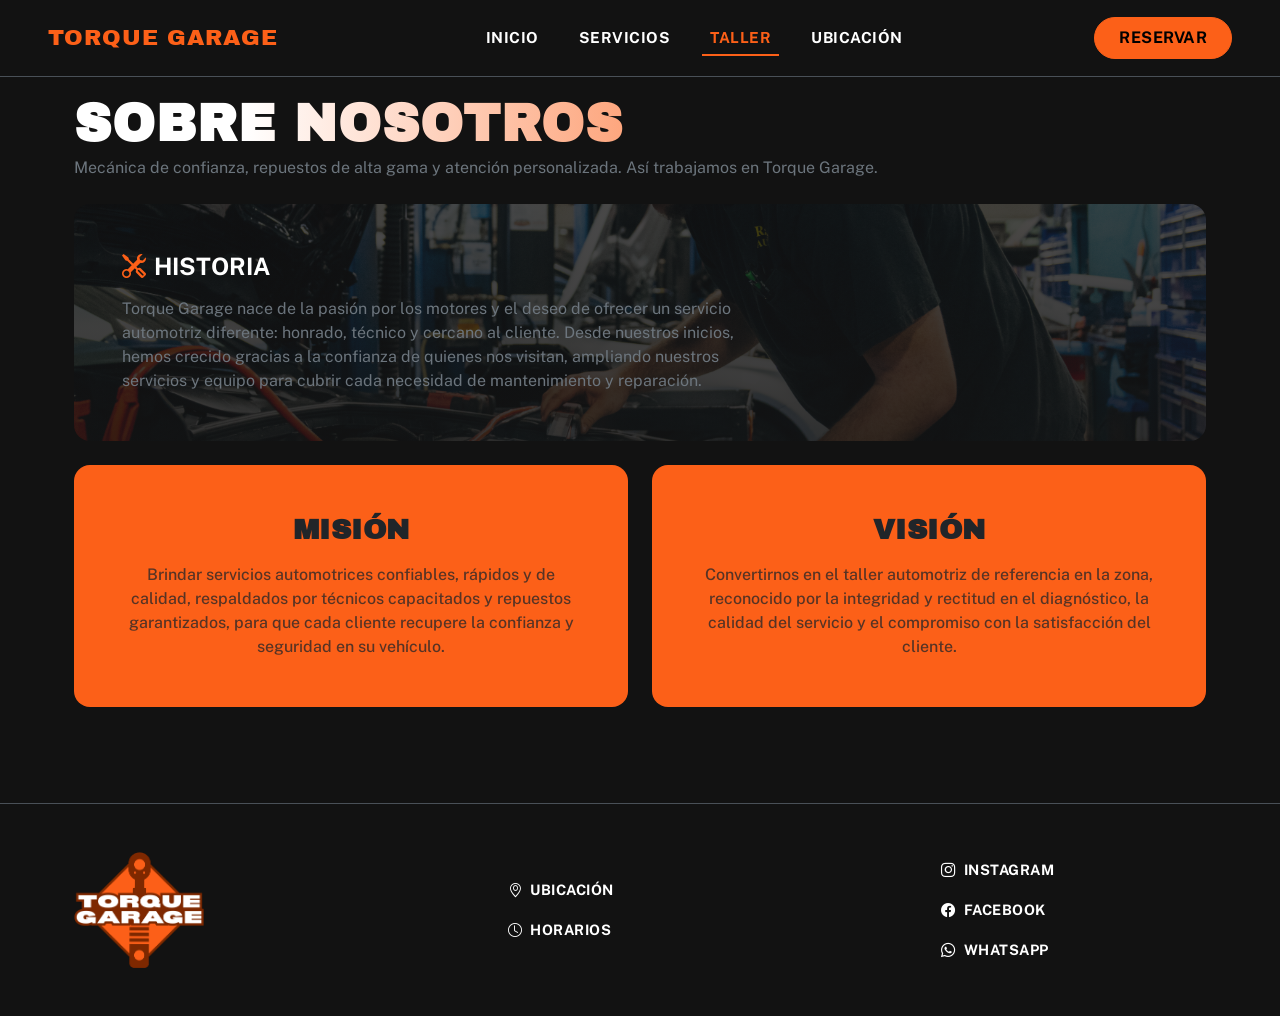
<file: taller.html>
<!doctype html>
<html lang="en" data-bs-theme="dark">

<head>
    <title>Taller - Torque Garage</title>
    <!-- Required meta tags -->
    <meta charset="utf-8" />
    <meta name="viewport" content="width=device-width, initial-scale=1" />

    <!-- Bootstrap CSS v5.3.8 -->
    <link href="https://cdn.jsdelivr.net/npm/bootstrap@5.3.8/dist/css/bootstrap.min.css" rel="stylesheet"
        integrity="sha384-sRIl4kxILFvY47J16cr9ZwB07vP4J8+LH7qKQnuqkuIAvNWLzeN8tE5YBujZqJLB" crossorigin="anonymous" />

    <!-- Bootstrap Icons -->
    <link rel="stylesheet" href="https://cdn.jsdelivr.net/npm/bootstrap-icons@1.11.3/font/bootstrap-icons.min.css">

    <link rel="preconnect" href="https://fonts.googleapis.com">
    <link rel="preconnect" href="https://fonts.gstatic.com" crossorigin>
    <link
        href="https://fonts.googleapis.com/css2?family=Archivo+Black&family=Roboto:ital,wght@0,100..900;1,100..900&display=swap"
        rel="stylesheet">
    <link href="https://fonts.googleapis.com/css2?family=Public+Sans:ital,wght@0,100..900;1,100..900&display=swap"
        rel="stylesheet">

    <link rel="stylesheet" href="./css/styles.css">
</head>

<body>

    <header>
        <nav class="navbar fixed-top navbar-expand-lg custom-navbar border-bottom py-3">
            <div class="container-fluid px-lg-5">
                <a class="navbar-brand text-uppercase" href="index.html">Torque Garage</a>

                <button class="navbar-toggler" type="button" data-bs-toggle="collapse" data-bs-target="#navbarContent"
                    aria-controls="navbarContent" aria-expanded="false" aria-label="Toggle navigation">
                    <span class="navbar-toggler-icon"></span>
                </button>

                <div class="collapse navbar-collapse" id="navbarContent">
                    <ul class="navbar-nav mx-auto mb-2 mb-lg-0 gap-lg-4 text-uppercase">
                        <li class="nav-item">
                            <a class="nav-link" href="index.html">Inicio</a>
                        </li>
                        <li class="nav-item">
                            <a class="nav-link" href="servicios.html">Servicios</a>
                        </li>
                        <li class="nav-item">
                            <a class="nav-link active" aria-current="page" href="taller.html">Taller</a>
                        </li>
                        <li class="nav-item">
                            <a class="nav-link" href="ubicacion.html">Ubicación</a>
                        </li>
                    </ul>

                    <div class="d-flex">
                        <a href="contactanos.html" class="btn btn-primary px-4 py-2 text-uppercase">Reservar</a>
                    </div>
                </div>
            </div>
        </nav>
    </header>

    <main class="py-5">
        <section class="py-5 about-section">
            <div class="container px-lg-1">
                <!-- Section Header -->
                <div class="mb-4">
                    <h1 class="hero-title mb-1 text-uppercase" style="font-size: clamp(2rem, 4vw, 3.2rem);">
                        Sobre Nosotros
                    </h1>
                    <p class="text-secondary mb-0">
                        Mecánica de confianza, repuestos de alta gama y atención personalizada. Así trabajamos en Torque Garage.
                    </p>
                </div>

                <!-- Card 1: Historia -->
                <div class="card service-card service-card-mechanic text-white rounded-4 border-0 p-4 p-md-5 mb-4">
                    <div class="card-body p-0" style="max-width: 620px;">
                        <h2 class="card-title text-uppercase fw-bold h4 mb-3 d-flex align-items-center gap-2">
                            <i class="bi bi-tools text-naranja"></i> Historia
                        </h2>
                        <p class="card-text text-secondary mb-0">
                            Torque Garage nace de la pasión por los motores y el deseo de ofrecer un servicio automotriz diferente: honrado, técnico y cercano al cliente. Desde nuestros inicios, hemos crecido gracias a la confianza de quienes nos visitan, ampliando nuestros servicios y equipo para cubrir cada necesidad de mantenimiento y reparación.
                        </p>
                    </div>
                </div>

                <!-- Cards 2 & 3: Misión & Visión -->
                <div class="row g-4">
                    <!-- Misión -->
                    <div class="col-md-6">
                        <div class="card cta-banner text-dark rounded-4 border-0 p-4 p-md-5 text-center h-100">
                            <div class="card-body p-0 d-flex flex-column justify-content-center">
                                <h2 class="card-title text-uppercase fw-bold h3 mb-3">
                                    Misión
                                </h2>
                                <p class="card-text fw-medium text-dark opacity-75 mb-0">
                                    Brindar servicios automotrices confiables, rápidos y de calidad, respaldados por técnicos capacitados y repuestos garantizados, para que cada cliente recupere la confianza y seguridad en su vehículo.
                                </p>
                            </div>
                        </div>
                    </div>

                    <!-- Visión -->
                    <div class="col-md-6">
                        <div class="card cta-banner text-dark rounded-4 border-0 p-4 p-md-5 text-center h-100">
                            <div class="card-body p-0 d-flex flex-column justify-content-center">
                                <h2 class="card-title text-uppercase fw-bold h3 mb-3">
                                    Visión
                                </h2>
                                <p class="card-text fw-medium text-dark opacity-75 mb-0">
                                    Convertirnos en el taller automotriz de referencia en la zona, reconocido por la integridad y rectitud en el diagnóstico, la calidad del servicio y el compromiso con la satisfacción del cliente.
                                </p>
                            </div>
                        </div>
                    </div>
                </div>

            </div>
        </section>
    </main>

        <footer class="custom-footer py-5 border-top" style="border-top: 1px #FC6018;">
        <div class="container px-lg-1">
            <div class="row justify-content-between align-items-center gy-4">
                <!-- Brand / Logo -->
                <div class="col-12 col-md-4 col-lg-3">
                    <img src="./img/logo.png" alt="Torque Garage" class="img-fluid" style="max-width: 130px;">
                </div>

                <!-- Info Links -->
                <div class="col-6 col-md-4 col-lg-3">
                    <ul class="list-unstyled mb-0 d-flex flex-column gap-3">
                        <li>
                            <a href="#ubicacion" class="footer-link d-inline-flex align-items-center gap-2 text-uppercase fw-bold text-decoration-none">
                                <i class="bi bi-geo-alt"></i> Ubicación
                            </a>
                        </li>
                        <li>
                            <a href="#horarios" class="footer-link d-inline-flex align-items-center gap-2 text-uppercase fw-bold text-decoration-none">
                                <i class="bi bi-clock"></i> Horarios
                            </a>
                        </li>
                    </ul>
                </div>

                <!-- Social Links -->
                <div class="col-6 col-md-4 col-lg-3">
                    <ul class="list-unstyled mb-0 d-flex flex-column gap-3">
                        <li>
                            <a href="https://instagram.com" target="_blank" rel="noopener noreferrer" class="footer-link d-inline-flex align-items-center gap-2 text-uppercase fw-bold text-decoration-none">
                                <i class="bi bi-instagram"></i> Instagram
                            </a>
                        </li>
                        <li>
                            <a href="https://facebook.com" target="_blank" rel="noopener noreferrer" class="footer-link d-inline-flex align-items-center gap-2 text-uppercase fw-bold text-decoration-none">
                                <i class="bi bi-facebook"></i> Facebook
                            </a>
                        </li>
                        <li>
                            <a href="https://whatsapp.com" target="_blank" rel="noopener noreferrer" class="footer-link d-inline-flex align-items-center gap-2 text-uppercase fw-bold text-decoration-none">
                                <i class="bi bi-whatsapp"></i> Whatsapp
                            </a>
                        </li>
                    </ul>
                </div>
            </div>
        </div>
    </footer>

    <!-- Bootstrap JavaScript Bundle (includes Popper) -->
    <script src="https://cdn.jsdelivr.net/npm/bootstrap@5.3.8/dist/js/bootstrap.bundle.min.js"
        integrity="sha384-FKyoEForCGlyvwx9Hj09JcYn3nv7wiPVlz7YYwJrWVcXK/BmnVDxM+D2scQbITxI"
        crossorigin="anonymous"></script>
</body>

</html>
</file>
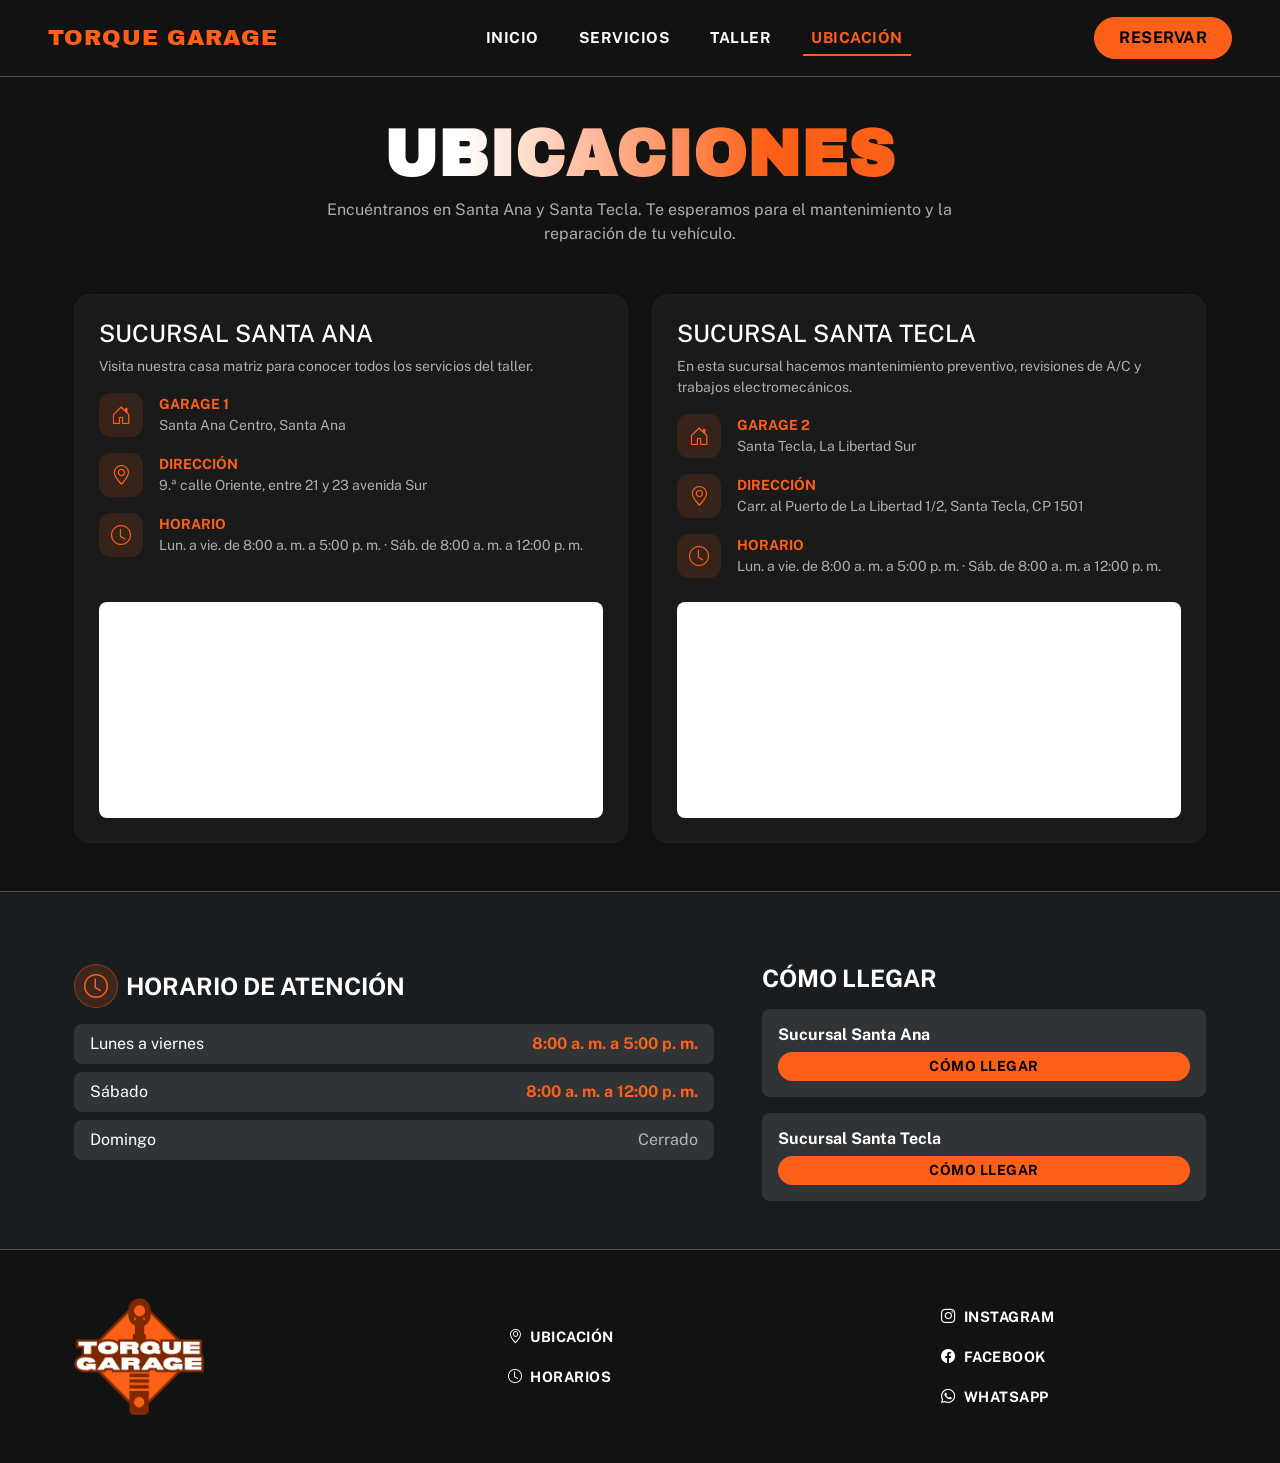
<file: ubicacion.html>
<!doctype html>
<html lang="es" data-bs-theme="dark">

<head>
    <title>Ubicaciones - Torque Garage</title>
    <!-- Required meta tags -->
    <meta charset="utf-8" />
    <meta name="viewport" content="width=device-width, initial-scale=1" />

    <!-- Bootstrap CSS v5.3.8 -->
    <link href="https://cdn.jsdelivr.net/npm/bootstrap@5.3.8/dist/css/bootstrap.min.css" rel="stylesheet"
        integrity="sha384-sRIl4kxILFvY47J16cr9ZwB07vP4J8+LH7qKQnuqkuIAvNWLzeN8tE5YBujZqJLB" crossorigin="anonymous" />

    <!-- Bootstrap Icons -->
    <link rel="stylesheet" href="https://cdn.jsdelivr.net/npm/bootstrap-icons@1.11.3/font/bootstrap-icons.min.css">

    <link rel="preconnect" href="https://fonts.googleapis.com">
    <link rel="preconnect" href="https://fonts.gstatic.com" crossorigin>
    <link
        href="https://fonts.googleapis.com/css2?family=Archivo+Black&family=Roboto:ital,wght@0,100..900;1,100..900&display=swap"
        rel="stylesheet">
    <link href="https://fonts.googleapis.com/css2?family=Public+Sans:ital,wght@0,100..900;1,100..900&display=swap"
        rel="stylesheet">

    <link rel="stylesheet" href="./css/styles.css">
</head>

<body>
    <header>
        <nav class="navbar fixed-top navbar-expand-lg custom-navbar border-bottom py-3">
            <div class="container-fluid px-lg-5">
                <a class="navbar-brand text-uppercase" href="index.html">Torque Garage</a>

                <button class="navbar-toggler" type="button" data-bs-toggle="collapse" data-bs-target="#navbarContent"
                    aria-controls="navbarContent" aria-expanded="false" aria-label="Abrir menú de navegación">
                    <span class="navbar-toggler-icon"></span>
                </button>

                <div class="collapse navbar-collapse" id="navbarContent">
                    <ul class="navbar-nav mx-auto mb-2 mb-lg-0 gap-lg-4 text-uppercase">
                        <li class="nav-item">
                            <a class="nav-link" href="index.html">Inicio</a>
                        </li>
                        <li class="nav-item">
                            <a class="nav-link" href="servicios.html">Servicios</a>
                        </li>
                        <li class="nav-item">
                            <a class="nav-link" href="taller.html">Taller</a>
                        </li>
                        <li class="nav-item">
                            <a class="nav-link active" aria-current="page" href="ubicacion.html">Ubicación</a>
                        </li>
                    </ul>

                    <div class="d-flex">
                        <a href="reservar.html" class="btn btn-primary px-4 py-2 text-uppercase">Reservar</a>
                    </div>
                </div>
            </div>
        </nav>
    </header>

    <main class="pt-5">
        <!-- Sucursales -->
        <section class="py-5">
            <div class="container px-lg-1 pt-lg-4">
                <div class="row justify-content-center text-center mb-5">
                    <div class="col-md-9 col-lg-7">
                        <h1 class="hero-title d-inline-block text-uppercase mb-2">Ubicaciones</h1>
                        <p class="text-body-secondary mb-0">
                            Encuéntranos en Santa Ana y Santa Tecla. Te esperamos para el mantenimiento y la reparación de tu vehículo.
                        </p>
                    </div>
                </div>

                <div class="row g-4">
                    <!-- Santa Ana -->
                    <div class="col-12 col-md-6">
                        <article class="card ubicacion-card text-white h-100 shadow-sm">
                            <div class="card-body p-0 d-flex flex-column">
                                <h2 class="ubicacion-title fs-4 text-uppercase mb-2">Sucursal Santa Ana</h2>
                                <p class="text-body-secondary small mb-3">
                                    Visita nuestra casa matriz para conocer todos los servicios del taller.
                                </p>

                                <ul class="list-unstyled d-flex flex-column gap-3 mb-4">
                                    <li class="d-flex align-items-center gap-3">
                                        <span class="service-icon-square flex-shrink-0"><i class="bi bi-house-door" aria-hidden="true"></i></span>
                                        <div class="small">
                                            <div class="text-naranja text-uppercase fw-bold">Garage 1</div>
                                            <div class="text-body-secondary">Santa Ana Centro, Santa Ana</div>
                                        </div>
                                    </li>
                                    <li class="d-flex align-items-center gap-3">
                                        <span class="service-icon-square flex-shrink-0"><i class="bi bi-geo-alt" aria-hidden="true"></i></span>
                                        <div class="small">
                                            <div class="text-naranja text-uppercase fw-bold">Dirección</div>
                                            <div class="text-body-secondary">9.ª calle Oriente, entre 21 y 23 avenida Sur</div>
                                        </div>
                                    </li>
                                    <li class="d-flex align-items-center gap-3">
                                        <span class="service-icon-square flex-shrink-0"><i class="bi bi-clock" aria-hidden="true"></i></span>
                                        <div class="small">
                                            <div class="text-naranja text-uppercase fw-bold">Horario</div>
                                            <div class="text-body-secondary">Lun. a vie. de 8:00 a.&nbsp;m. a 5:00 p.&nbsp;m. · Sáb. de 8:00 a.&nbsp;m. a 12:00 p.&nbsp;m.</div>
                                        </div>
                                    </li>
                                </ul>

                                <div class="ratio ratio-21x9 rounded-3 bg-white bg-opacity-10 mt-auto">
                                    <iframe
                                        src="https://www.google.com/maps/embed?pb=!1m18!1m12!1m3!1d3871.596427626143!2d-89.5483965!3d13.982610999999999!2m3!1f0!2f0!3f0!3m2!1i1024!2i768!4f13.1!3m3!1m2!1s0x8f62e62036825a69%3A0xec68b49f92513893!2sUniversidad%20Catolica%20de%20El%20Salvador!5e0!3m2!1ses!2ssv!4v1795148895080!5m2!1ses!2ssv"
                                        title="Mapa de Santa Ana en Google Maps" width="600" height="450"
                                        class="border-0 rounded-3" allowfullscreen loading="lazy"
                                        referrerpolicy="strict-origin-when-cross-origin"></iframe>
                                </div>
                            </div>
                        </article>
                    </div>

                    <!-- Santa Tecla -->
                    <div class="col-12 col-md-6">
                        <article class="card ubicacion-card text-white h-100 shadow-sm">
                            <div class="card-body p-0 d-flex flex-column">
                                <h2 class="ubicacion-title fs-4 text-uppercase mb-2">Sucursal Santa Tecla</h2>
                                <p class="text-body-secondary small mb-3">
                                    En esta sucursal hacemos mantenimiento preventivo, revisiones de A/C y trabajos electromecánicos.
                                </p>

                                <ul class="list-unstyled d-flex flex-column gap-3 mb-4">
                                    <li class="d-flex align-items-center gap-3">
                                        <span class="service-icon-square flex-shrink-0"><i class="bi bi-house-door" aria-hidden="true"></i></span>
                                        <div class="small">
                                            <div class="text-naranja text-uppercase fw-bold">Garage 2</div>
                                            <div class="text-body-secondary">Santa Tecla, La Libertad Sur</div>
                                        </div>
                                    </li>
                                    <li class="d-flex align-items-center gap-3">
                                        <span class="service-icon-square flex-shrink-0"><i class="bi bi-geo-alt" aria-hidden="true"></i></span>
                                        <div class="small">
                                            <div class="text-naranja text-uppercase fw-bold">Dirección</div>
                                            <div class="text-body-secondary">Carr. al Puerto de La Libertad 1/2, Santa Tecla, CP 1501</div>
                                        </div>
                                    </li>
                                    <li class="d-flex align-items-center gap-3">
                                        <span class="service-icon-square flex-shrink-0"><i class="bi bi-clock" aria-hidden="true"></i></span>
                                        <div class="small">
                                            <div class="text-naranja text-uppercase fw-bold">Horario</div>
                                            <div class="text-body-secondary">Lun. a vie. de 8:00 a.&nbsp;m. a 5:00 p.&nbsp;m. · Sáb. de 8:00 a.&nbsp;m. a 12:00 p.&nbsp;m.</div>
                                        </div>
                                    </li>
                                </ul>

                                <div class="ratio ratio-21x9 rounded-3 bg-white bg-opacity-10 mt-auto">
                                    <iframe
                                        src="https://www.google.com/maps/embed?pb=!1m18!1m12!1m3!1d3871.596427626143!2d-89.5483965!3d13.982610999999999!2m3!1f0!2f0!3f0!3m2!1i1024!2i768!4f13.1!3m3!1m2!1s0x8f62e62036825a69%3A0xec68b49f92513893!2sUniversidad%20Catolica%20de%20El%20Salvador!5e0!3m2!1ses!2ssv!4v1795148895080!5m2!1ses!2ssv"
                                        title="Mapa de la Universidad Católica de El Salvador en Google Maps" width="600" height="450"
                                        class="border-0 rounded-3" allowfullscreen loading="lazy"
                                        referrerpolicy="strict-origin-when-cross-origin"></iframe>
                                </div>
                            </div>
                        </article>
                    </div>
                </div>
            </div>
        </section>

        <!-- Horario y cómo llegar -->
        <section id="horarios" class="py-5 border-top bg-dark-subtle">
            <div class="container px-lg-1 pt-5 pt-lg-4">
                <div class="row g-4 g-lg-5">
                    <div class="col-lg-7">
                        <h2 class="h4 text-uppercase fw-bold d-flex align-items-center gap-2 mb-3">
                            <span class="service-badge flex-shrink-0"><i class="bi bi-clock" aria-hidden="true"></i></span>
                            Horario de atención
                        </h2>
                        <dl class="mb-0 d-flex flex-column gap-2">
                            <div class="d-flex flex-wrap justify-content-between column-gap-3 rounded-3 bg-white bg-opacity-10 px-3 py-2">
                                <dt class="fw-normal">Lunes a viernes</dt>
                                <dd class="text-naranja fw-bold mb-0">8:00 a. m. a 5:00 p. m.</dd>
                            </div>
                            <div class="d-flex flex-wrap justify-content-between column-gap-3 rounded-3 bg-white bg-opacity-10 px-3 py-2">
                                <dt class="fw-normal">Sábado</dt>
                                <dd class="text-naranja fw-bold mb-0">8:00 a. m. a 12:00 p. m.</dd>
                            </div>
                            <div class="d-flex flex-wrap justify-content-between column-gap-3 rounded-3 bg-white bg-opacity-10 px-3 py-2">
                                <dt class="fw-normal">Domingo</dt>
                                <dd class="text-body-secondary mb-0">Cerrado</dd>
                            </div>
                        </dl>
                    </div>

                    <div class="col-lg-5">
                        <h2 class="h4 text-uppercase fw-bold mb-3">Cómo llegar</h2>
                        <div class="rounded-3 bg-white bg-opacity-10 p-3 mb-3">
                            <h3 class="h6 fw-bold mb-2">Sucursal Santa Ana</h3>
                            <a href="https://www.google.com/maps/dir/?api=1&amp;destination=9a+Calle+Oriente+entre+21+y+23+Avenida+Sur%2C+Santa+Ana%2C+El+Salvador"
                                class="btn-primary d-block px-3 py-1 text-center text-uppercase text-decoration-none small" target="_blank" rel="noopener noreferrer"
                                aria-label="Cómo llegar a la sucursal Santa Ana">Cómo llegar</a>
                        </div>
                        <div class="rounded-3 bg-white bg-opacity-10 p-3">
                            <h3 class="h6 fw-bold mb-2">Sucursal Santa Tecla</h3>
                            <a href="https://www.google.com/maps/dir/?api=1&amp;destination=Carretera+al+Puerto+de+La+Libertad+1%2F2%2C+Santa+Tecla+1501%2C+El+Salvador"
                                class="btn-primary d-block px-3 py-1 text-center text-uppercase text-decoration-none small" target="_blank" rel="noopener noreferrer"
                                aria-label="Cómo llegar a la sucursal Santa Tecla">Cómo llegar</a>
                        </div>
                    </div>
                </div>
            </div>
        </section>
    </main>

    <footer class="custom-footer py-5 border-top">
        <div class="container px-lg-1">
            <div class="row justify-content-between align-items-center gy-4">
                <!-- Brand / Logo -->
                <div class="col-12 col-md-4 col-lg-3">
                    <img src="./img/logo.png" alt="Torque Garage" class="img-fluid" width="130">
                </div>

                <!-- Info Links -->
                <div class="col-6 col-md-4 col-lg-3">
                    <ul class="list-unstyled mb-0 d-flex flex-column gap-3">
                        <li>
                            <a href="ubicacion.html" class="footer-link d-inline-flex align-items-center gap-2 text-uppercase fw-bold text-decoration-none">
                                <i class="bi bi-geo-alt" aria-hidden="true"></i> Ubicación
                            </a>
                        </li>
                        <li>
                            <a href="#horarios" class="footer-link d-inline-flex align-items-center gap-2 text-uppercase fw-bold text-decoration-none">
                                <i class="bi bi-clock" aria-hidden="true"></i> Horarios
                            </a>
                        </li>
                    </ul>
                </div>

                <!-- Social Links -->
                <div class="col-6 col-md-4 col-lg-3">
                    <ul class="list-unstyled mb-0 d-flex flex-column gap-3">
                        <li>
                            <a href="https://instagram.com" target="_blank" rel="noopener noreferrer" class="footer-link d-inline-flex align-items-center gap-2 text-uppercase fw-bold text-decoration-none">
                                <i class="bi bi-instagram" aria-hidden="true"></i> Instagram
                            </a>
                        </li>
                        <li>
                            <a href="https://facebook.com" target="_blank" rel="noopener noreferrer" class="footer-link d-inline-flex align-items-center gap-2 text-uppercase fw-bold text-decoration-none">
                                <i class="bi bi-facebook" aria-hidden="true"></i> Facebook
                            </a>
                        </li>
                        <li>
                            <a href="https://whatsapp.com" target="_blank" rel="noopener noreferrer" class="footer-link d-inline-flex align-items-center gap-2 text-uppercase fw-bold text-decoration-none">
                                <i class="bi bi-whatsapp" aria-hidden="true"></i> Whatsapp
                            </a>
                        </li>
                    </ul>
                </div>
            </div>
        </div>
    </footer>

    <!-- Bootstrap JavaScript Bundle (includes Popper) -->
    <script src="https://cdn.jsdelivr.net/npm/bootstrap@5.3.8/dist/js/bootstrap.bundle.min.js"
        integrity="sha384-FKyoEForCGlyvwx9Hj09JcYn3nv7wiPVlz7YYwJrWVcXK/BmnVDxM+D2scQbITxI"
        crossorigin="anonymous"></script>
</body>

</html>
</file>
<file: css/styles.css>
/* Body styling */
body {
  background-color: #121212;
  color: #fff;
  font-family: "Public Sans", sans-serif;
}

.btn:hover {
  transform: translateY(-2px);
  box-shadow: 0 6px 25px rgba(252, 96, 24, 0.6);
  background-color: #b14513;
  border-color: #ffffff;
}

.border-naranja {
  border-color: #FC6018;
}

/* Primary button override */
.btn-primary {
  background-color: #FC6018;
  border-color: #FC6018;
  color: #000;
  border-radius: 50rem;
  font-weight: 700;
  letter-spacing: 0.5px;
}

/* Custom Navbar */
.custom-navbar {
  background-color: #121212;
  font-family: "Public Sans", sans-serif;
}

.custom-navbar .navbar-brand {
  color: #FC6018;
  font-family: "Archivo Black", sans-serif;
  font-size: 1.4rem;
  letter-spacing: 1px;
}

.custom-navbar .navbar-brand:hover {
  color: #FC6018;
}

.custom-navbar .nav-link {
  color: #fff;
  font-weight: 700;
  font-size: 0.95rem;
  letter-spacing: 0.5px;
  padding-bottom: 4px;
  border-bottom: 2px solid transparent;
  transition: color 0.2s ease, border-color 0.2s ease;
}

.custom-navbar .nav-link:hover {
  color: #FC6018;
}

.custom-navbar .nav-link.active {
  color: #FC6018;
  border-bottom-color: #FC6018;
}

/* Hero Section */
.hero-section {
  padding-top: 4rem;
  padding-bottom: 5rem;
}

.hero-title {
  font-family: "Archivo Black", sans-serif;
  font-size: clamp(2.4rem, 5vw, 4.2rem);
  font-weight: 900;
  line-height: 1.1;
  letter-spacing: 1px;
  background: linear-gradient(90deg, #FFFFFF 15%, #FC6018 75%);
  background-clip: text;
  color: transparent;
  margin-bottom: 1.75rem;
}

.hero-description {
  color: #b0b0b0;
  font-size: 1rem;
  line-height: 1.6;
  border-left: 3.5px solid #FC6018;
  padding-left: 1.1rem;
  max-width: 530px;
  margin-bottom: 2rem;
}

.hero-logo {
  max-width: 360px;
  width: 100%;
  height: auto;
  filter: drop-shadow(0 10px 25px rgba(0, 0, 0, 0.5));
}

/* Services Section */
.text-naranja {
  color: #FC6018 !important;
}

.service-card {
  background-color: #212121;
}

.service-card-mechanic {
  background: linear-gradient(rgba(20, 20, 20, 0.75), rgba(20, 20, 20, 0.85)), url('../img/mecanica.png') center/cover;
}

.service-badge {
  width: 44px;
  height: 44px;
  border-radius: 50%;
  background-color: rgba(252, 96, 24, 0.15);
  border: 1px solid rgba(252, 96, 24, 0.4);
  color: #FC6018;
  display: inline-flex;
  align-items: center;
  justify-content: center;
}

.ac-icon-box {
  width: 68px;
  height: 68px;
  border-radius: 1rem;
  background-color: #161616;
  color: #fff;
  display: flex;
  align-items: center;
  justify-content: center;
  font-size: 1.8rem;
  flex-shrink: 0;
}

/* CTA Card */
.cta-banner {
  background-color: #FC6018;
}

.cta-banner h2 {
  font-family: "Archivo Black", sans-serif;
  letter-spacing: 0.5px;
}

.cta-banner .btn-dark {
  background-color: #121212;
  border-color: #121212;
  color: #fff;
}

.cta-banner .btn-dark:hover {
  background-color: #000;
  border-color: #000;
}

.cta-banner .btn-outline-dark {
  border-color: #121212;
  color: #121212;
}

.cta-banner .btn-outline-dark:hover {
  background-color: #121212;
  border-color: #121212;
  color: #fff;
}

/* Team Section */
.badge-exp {
  background-color: #FC6018;
  font-size: 0.75rem;
  letter-spacing: 0.5px;
}

/* Footer */
.custom-footer {
  background-color: #121212;
}

.footer-link {
  color: #fff;
  font-size: 0.9rem;
  letter-spacing: 0.5px;
  transition: color 0.2s ease;
}

.footer-link:hover {
  color: #FC6018;
}

.service-icon-square {
  width: 44px;
  height: 44px;
  border-radius: 12px;
  background-color: rgba(252, 96, 24, 0.12);
  color: #FC6018;
  display: inline-flex;
  align-items: center;
  justify-content: center;
  font-size: 1.25rem;
}

.promo-badge {
  background-color: rgba(252, 96, 24, 0.08);
  border: 1px solid rgba(252, 96, 24, 0.35);
  border-radius: 50rem;
  padding: 0.6rem 1.25rem;
  display: inline-flex;
  align-items: center;
  gap: 0.6rem;
  color: #cfcfcf;
  font-size: 0.85rem;
}

/* contactanos page*/

.contact-card {
  background: #1a1a1a;
  border: 1px solid #2a1f1c;
  border-radius: 16px;
  padding: 24px;
  max-width: 100%;
}
 
.label-form{
  font-size: 0.9rem;
  color: #cfcfcf;
  margin-bottom: 0.25rem;
}
.sub-title {
  font-family: "Archivo Black", sans-serif;
  font-size: clamp(2.4rem, 5vw, 4.2rem);
  font-weight: 900;
  line-height: 1.1;
  letter-spacing: 1px;
  background: #FC6018;
  background-clip: text;
  color: transparent;
  margin-bottom: 1.75rem;
}

.ubicacion-card {
  background: #1a1a1a;
  border: 1px solid #2a1f1c;
  border-radius: 16px;
  padding: 24px;
  max-width: 100%;
}
.contact-card .form-control:focus,
.contact-card .form-select:focus {
  background-color: #0f0f0f;
  color: #fff;
  border-color: #ff5a14;
  box-shadow: 0 0 0 0.15rem rgba(255, 90, 20, 0.25);
}

.icon-box {
  width: 44px;
  height: 44px;
  display: flex;
  align-items: center;
  justify-content: center;
  background: #0f0f0f;
  border: 1px solid #2a1f1c;
  border-radius: 12px;
  color: #ff5a14;
  font-size: 1.2rem;
}

.contact-label {
  font-size: 0.9rem;
  color: #cfcfcf;
  margin-bottom: 0.25rem;
}

.social-media {
   display: inline-flex;
  align-items: center;
  justify-content: center;
  background: #161616;
  border: 1px solid #2a1f1c;
  border-radius: 999px;
  color: #e6e6e6;
  font-size: 0.95rem;
  font-weight: 700;
  padding: 0.65rem 1.4rem;
  text-decoration: none;
  transition: border-color 0.2s, color 0.2s;
}
</file>
